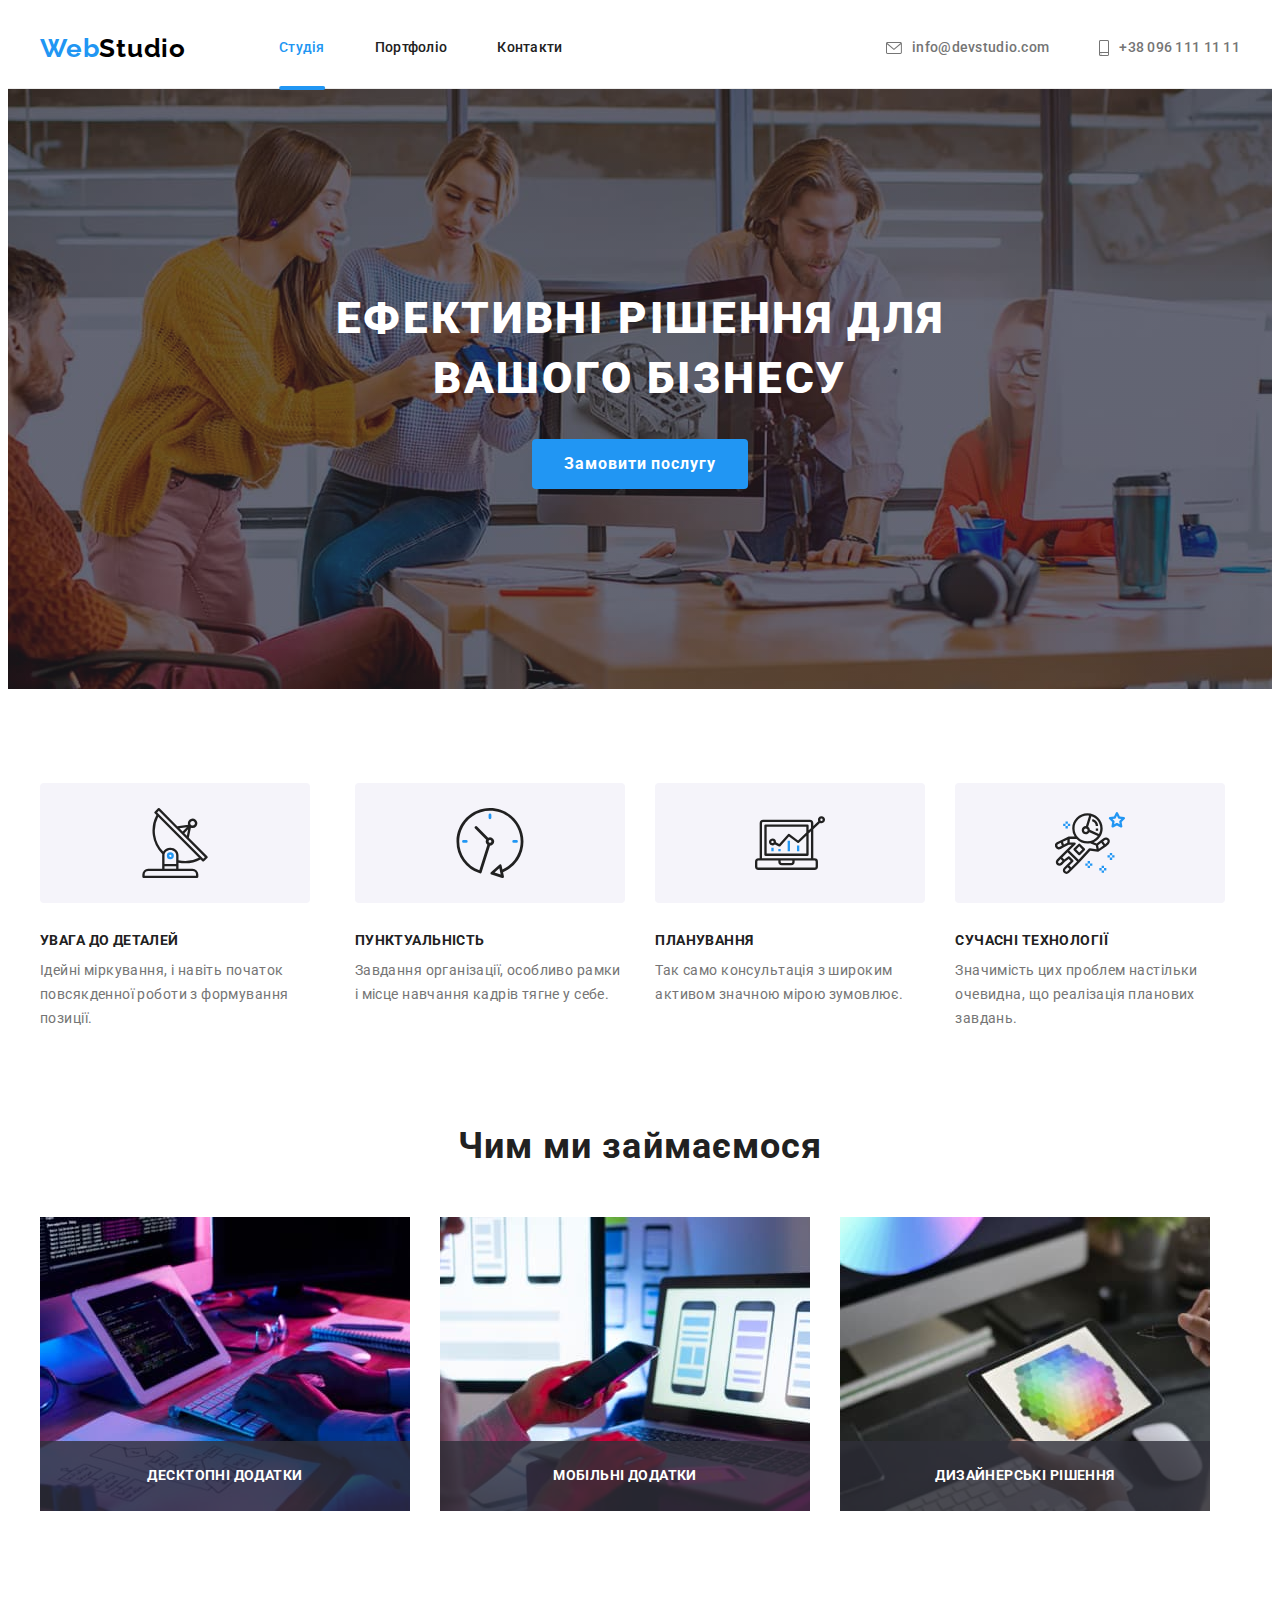
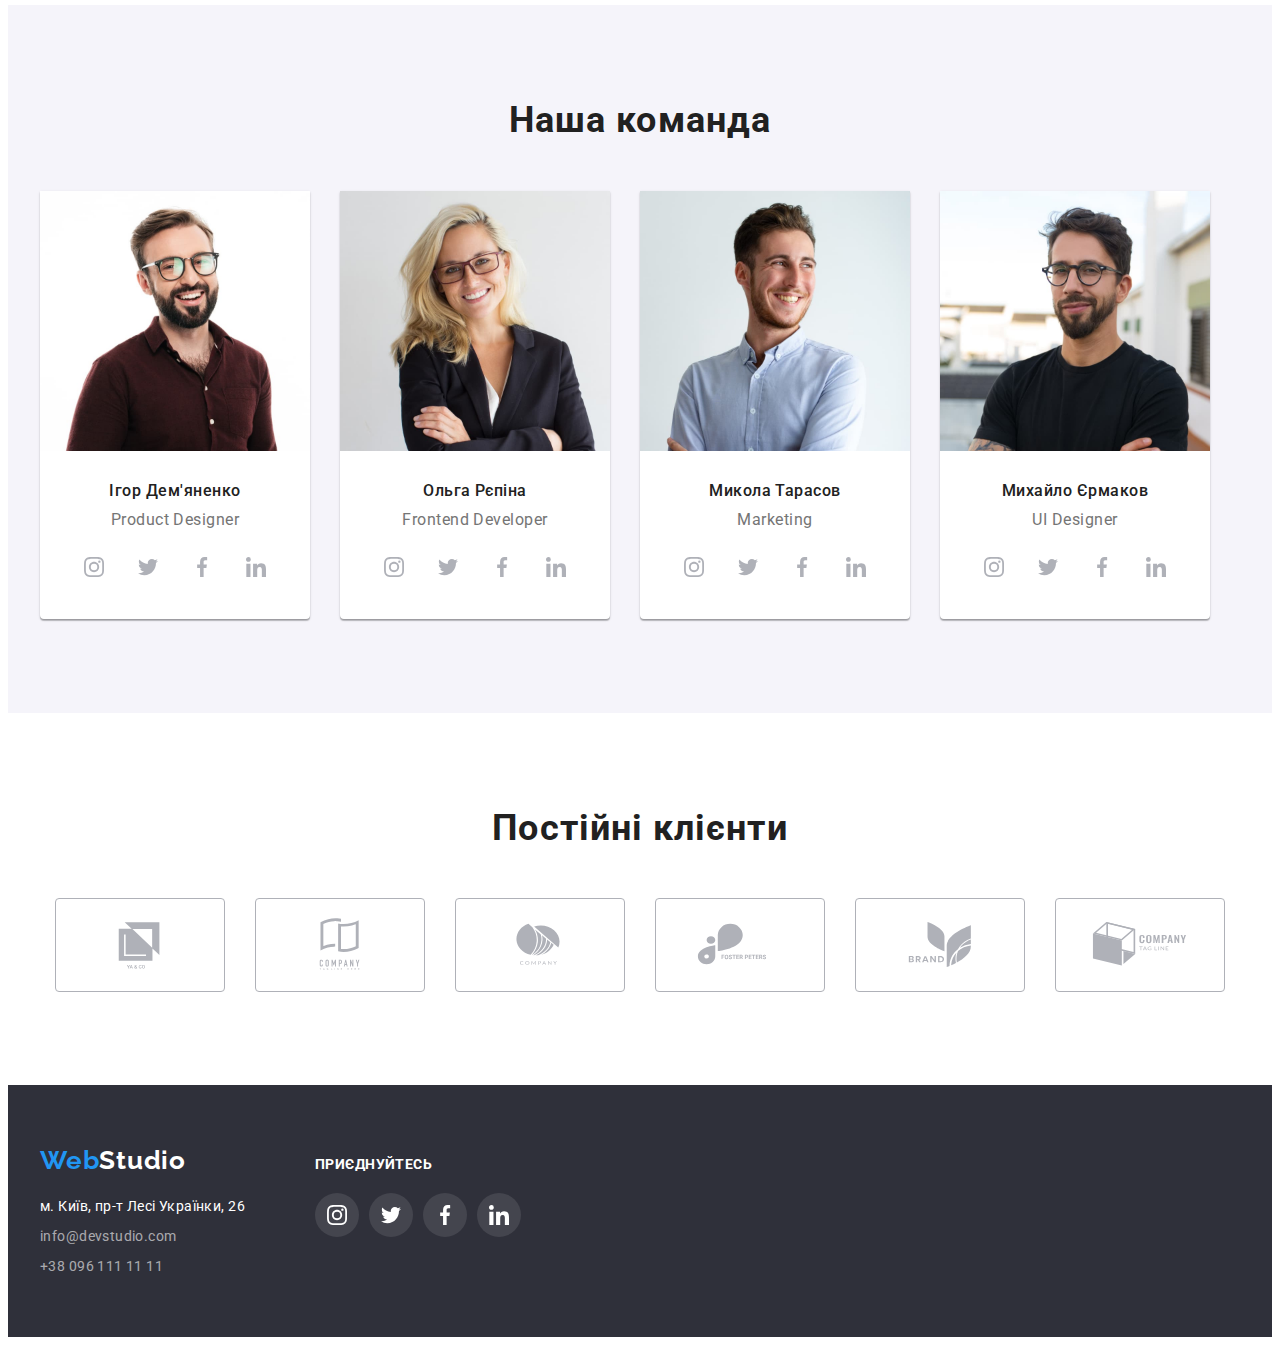
<file: index.html>
<!DOCTYPE html>
<html lang="uk">
  <head>
    <meta charset="UTF-8" />
    <meta http-equiv="X-UA-Compatible" content="IE=edge" />
    <meta name="viewport" content="width=device-width, initial-scale=1.0" />
    <!-- Fonts -->
    <link rel="preconnect" href="https://fonts.googleapis.com" />
    <link rel="preconnect" href="https://fonts.gstatic.com" crossorigin />
    <link
      href="https://fonts.googleapis.com/css2?family=Raleway:wght@700&family=Roboto:wght@400;500;700;900&display=swap"
      rel="stylesheet"
    />
    <!-- Modern-normalize -->
    <link
      rel="stylesheet"
      href="https://cdnjs.cloudflare.com/ajax/libs/modern-normalize/1.1.0/modern-normalize.min.css"
      integrity="sha512-wpPYUAdjBVSE4KJnH1VR1HeZfpl1ub8YT/NKx4PuQ5NmX2tKuGu6U/JRp5y+Y8XG2tV+wKQpNHVUX03MfMFn9Q=="
      crossorigin="anonymous"
      referrerpolicy="no-referrer"
    />
    <!-- Styles css -->
    <link rel="stylesheet" href="./css/styles.css" />
    <title>WebStudio</title>
  </head>
  <body>
    <header class="header">
      <div class="header-flex container">
        <p class="header-discription" lang="en">
          <a class="logo link" href="./">Web<span class="header-logo">Studio</span></a>
        </p>
        <nav>
          <ul class="nav-list list">
            <li class="nav-item"><a class="nav-link link current" href="/">Студія</a></li>
            <li class="nav-item"><a class="nav-link link" href="./portfolio.html">Портфоліо</a></li>
            <li class="nav-item"><a class="nav-link link" href="">Контакти</a></li>
          </ul>
        </nav>
        <ul class="header-contact list">
          <li class="header-item">
            <a class="contact-link link" href="mailto:info@devstudio.com">
              <svg class="header-icon" width="16" height="12">
                <use href="./images/icons.svg#icon-mail"></use>
              </svg>
              info@devstudio.com</a>
          </li>
          <li class="header-item">
            <a class="contact-link link" href="tel:+380961111111">
              <svg class="header-icon" width="10" height="16">
                <use href="./images/icons.svg#icon-phone"></use>
              </svg>
              +38 096 111 11 11</a>
          </li>
        </ul>
      </div>
    </header>
    <main>
      <section class="hero">
        <div class="container">
          <h1 class="hero-title">Ефективні рішення для вашого бізнесу</h1>
          <button class="hero-btn" type="button" data-modal-open>Замовити послугу</button>
        </div>
      </section>
      <section class="benefits section">
        <div class="container">
          <!-- Заголовок h2 потрібно сховати -->
          <h2 class="visually-hidden">Наші переваги</h2>
          <ul class="benefits-list list">
            <li class="benefits-item">
              <div class="benefits-div">
                <svg class="benefits-icon" width="70" height="70">
                  <use href="./images/icons.svg#icon-antenna"></use>
                </svg>
              </div>
              <h3 class="benefits-title">УВАГА ДО ДЕТАЛЕЙ</h3>
              <p class="benefits-text">
                Ідейні міркування, і навіть початок повсякденної роботи з формування позиції.
              </p>
            </li>
            <li class="benefits-item">
              <div class="benefits-div">
                <svg class="benefits-icon" width="70" height="70">
                  <use href="./images/icons.svg#icon-clock"></use>
                </svg>
              </div>
              <h3 class="benefits-title">ПУНКТУАЛЬНІСТЬ</h3>
              <p class="benefits-text">
                Завдання організації, особливо рамки і місце навчання кадрів тягне у себе.
              </p>
            </li>
            <li class="benefits-item">
              <div class="benefits-div">
                <svg class="benefits-icon" width="70" height="70">
                  <use href="./images/icons.svg#icon-diagram"></use>
                </svg>
              </div>
              <h3 class="benefits-title">ПЛАНУВАННЯ</h3>
              <p class="benefits-text">
                Так само консультація з широким активом значною мірою зумовлює.
              </p>
            </li>
            <li class="benefits-item">
              <div class="benefits-div">
                <svg class="benefits-icon" width="70" height="70">
                  <use href="./images/icons.svg#icon-astronaut"></use>
                </svg>
              </div>
              <h3 class="benefits-title">СУЧАСНІ ТЕХНОЛОГІЇ</h3>
              <p class="benefits-text">
                Значимість цих проблем настільки очевидна, що реалізація планових завдань.
              </p>
            </li>
          </ul>
        </div>
      </section>
      <section class="work section">
        <div class="container">
          <h2 class="work-title">Чим ми займаємося</h2>
          <ul class="work-list list">
            <li class="work-item">
              <img src="./images/work-1.jpg" alt="working proces" width="370" height="294" />
              <div class="work-div">
                <p class="work-text">Десктопні додатки</p>
              </div>
            </li>
            <li class="work-item">
              <img src="./images/work-2.jpg" alt="working proces" width="370" height="294" />
              <div class="work-div">
                <p class="work-text">Мобільні додатки</p>
              </div>
            </li>
            <li class="work-item">
              <img src="./images/work-3.jpg" alt="working proces" width="370" height="294" />
              <div class="work-div">
                <p class="work-text">Дизайнерські рішення</p>
              </div>
            </li>
          </ul>
        </div>
      </section>
      <section class="team section">
        <div class="container">
          <h2 class="team-title">Наша команда</h2>
          <ul class="team-list list">
            <li class="team-item">
              <img
                class="team-img"
                src="./images/team-1.jpg"
                alt="team member"
                width="270"
                height="260"
              />
              <div class="text-div">
                <h3 class="text-title">Ігор Дем'яненко</h3>
                <p class="team-text">Product Designer</p>
                <ul class="social list">
                  <li class="social-item">
                    <a
                      class="social-link"
                      lang="en"
                      href="https://www.instagram.com/"
                      target="_blank"
                      rel="noopener noreferrer nofollow"
                      aria-label="Instagram icon"
                      ><svg class="icon-social" width="20" height="20">
                        <use href="./images/icons.svg#icon-instagram"></use>
                      </svg>
                    </a>
                  </li>
                  <li class="social-item">
                    <a
                      class="social-link"
                      lang="en"
                      href="https://twitter.com/"
                      target="_blank"
                      rel="noopener noreferrer nofollow"
                      aria-label="Twitter icon"
                      ><svg class="icon-social" width="20" height="20">
                        <use href="./images/icons.svg#icon-twitter"></use>
                      </svg>
                    </a>
                  </li>
                  <li class="social-item">
                    <a
                      class="social-link"
                      lang="en"
                      href="https://facebook.com"
                      target="_blank"
                      rel="noopener noreferrer nofollow"
                      aria-label="Facebook icon"
                      ><svg class="icon-social" width="20" height="20">
                        <use href="./images/icons.svg#icon-facebook"></use>
                      </svg>
                    </a>
                  </li>
                  <li class="social-item">
                    <a
                      class="social-link"
                      lang="en"
                      href="https://linkedin.com"
                      target="_blank"
                      rel="noopener noreferrer nofollow"
                      aria-label="Linkedin icon"
                      ><svg class="icon-social" width="20" height="20">
                        <use href="./images/icons.svg#icon-linkedin"></use>
                      </svg>
                    </a>
                  </li>
                </ul>
              </div>
            </li>
            <li class="team-item">
              <img
                class="team-img"
                src="./images/team-2.jpg"
                alt="team member"
                width="270"
                height="260"
              />
              <div class="text-div">
                <h3 class="text-title">Ольга Рєпіна</h3>
                <p class="team-text">Frontend Developer</p>
                <ul class="social list">
                  <li class="social-item">
                    <a
                      class="social-link"
                      lang="en"
                      href="https://www.instagram.com/"
                      target="_blank"
                      rel="noopener noreferrer nofollow"
                      aria-label="Instagram icon"
                      ><svg class="icon-social" width="20" height="20">
                        <use href="./images/icons.svg#icon-instagram"></use>
                      </svg>
                    </a>
                  </li>
                  <li class="social-item">
                    <a
                      class="social-link"
                      lang="en"
                      href="https://twitter.com/"
                      target="_blank"
                      rel="noopener noreferrer nofollow"
                      aria-label="Twitter icon">
                      <svg class="icon-social" width="20" height="20">
                        <use href="./images/icons.svg#icon-twitter"></use>
                      </svg>
                    </a>
                  </li>
                  <li class="social-item">
                    <a
                      class="social-link"
                      lang="en"
                      href="https://facebook.com"
                      target="_blank"
                      rel="noopener noreferrer nofollow"
                      aria-label="Facebook icon"
                      ><svg class="icon-social" width="20" height="20">
                        <use href="./images/icons.svg#icon-facebook"></use>
                      </svg>
                    </a>
                  </li>
                  <li class="social-item">
                    <a
                      class="social-link"
                      lang="en"
                      href="https://linkedin.com"
                      target="_blank"
                      rel="noopener noreferrer nofollow"
                      aria-label="Linkedin icon"
                      ><svg class="icon-social" width="20" height="20">
                        <use href="./images/icons.svg#icon-linkedin"></use>
                      </svg>
                    </a>
                  </li>
                </ul>
              </div>
            </li>
            <li class="team-item">
              <img
                class="team-img"
                src="./images/team-3.jpg"
                alt="team member"
                width="270"
                height="260"
              />
              <div class="text-div">
                <h3 class="text-title">Микола Тарасов</h3>
                <p class="team-text">Marketing</p>
                <ul class="social list">
                  <li class="social-item">
                    <a
                      class="social-link"
                      lang="en"
                      href="https://www.instagram.com/"
                      target="_blank"
                      rel="noopener noreferrer nofollow"
                      aria-label="Instagram icon"
                      ><svg class="icon-social" width="20" height="20">
                        <use href="./images/icons.svg#icon-instagram"></use>
                      </svg>
                    </a>
                  </li>
                  <li class="social-item">
                    <a
                      class="social-link"
                      lang="en"
                      href="https://twitter.com/"
                      target="_blank"
                      rel="noopener noreferrer nofollow"
                      aria-label="Twitter icon"
                      ><svg class="icon-social" width="20" height="20">
                        <use href="./images/icons.svg#icon-twitter"></use>
                      </svg>
                    </a>
                  </li>
                  <li class="social-item">
                    <a
                      class="social-link"
                      lang="en"
                      href="https://facebook.com"
                      target="_blank"
                      rel="noopener noreferrer nofollow"
                      aria-label="Facebook icon"
                      ><svg class="icon-social" width="20" height="20">
                        <use href="./images/icons.svg#icon-facebook"></use>
                      </svg>
                    </a>
                  </li>
                  <li class="social-item">
                    <a
                      class="social-link"
                      lang="en"
                      href="https://linkedin.com"
                      target="_blank"
                      rel="noopener noreferrer nofollow"
                      aria-label="Linkedin icon"
                      ><svg class="icon-social" width="20" height="20">
                        <use href="./images/icons.svg#icon-linkedin"></use>
                      </svg>
                    </a>
                  </li>
                </ul>
              </div>
            </li>
            <li class="team-item">
              <img
                class="team-img"
                src="./images/team-4.jpg"
                alt="team member"
                width="270"
                height="260"
              />
              <div class="text-div">
                <h3 class="text-title">Михайло Єрмаков</h3>
                <p class="team-text">UI Designer</p>
                <ul class="social list">
                  <li class="social-item">
                    <a
                      class="social-link"
                      lang="en"
                      href="https://www.instagram.com/"
                      target="_blank"
                      rel="noopener noreferrer nofollow"
                      aria-label="Instagram icon"
                      ><svg class="icon-social" width="20" height="20">
                        <use href="./images/icons.svg#icon-instagram"></use>
                      </svg>
                    </a>
                  </li>
                  <li class="social-item">
                    <a
                      class="social-link"
                      lang="en"
                      href="https://twitter.com/"
                      target="_blank"
                      rel="noopener noreferrer nofollow"
                      aria-label="Twitter icon"
                      ><svg class="icon-social" width="20" height="20">
                        <use href="./images/icons.svg#icon-twitter"></use>
                      </svg>
                    </a>
                  </li>
                  <li class="social-item">
                    <a
                      class="social-link"
                      lang="en"
                      href="https://facebook.com"
                      target="_blank"
                      rel="noopener noreferrer nofollow"
                      aria-label="Facebook icon"
                      ><svg class="icon-social" width="20" height="20">
                        <use href="./images/icons.svg#icon-facebook"></use>
                      </svg>
                    </a>
                  </li>
                  <li class="social-item">
                    <a
                      class="social-link"
                      lang="en"
                      href="https://linkedin.com"
                      target="_blank"
                      rel="noopener noreferrer nofollow"
                      aria-label="Linkedin icon"
                      ><svg class="icon-social" width="20" height="20">
                        <use href="./images/icons.svg#icon-linkedin"></use>
                      </svg>
                    </a>
                  </li>
                </ul>
              </div>
            </li>
          </ul>
        </div>
      </section>
      <section class="clients section">
        <div class="container">
          <h2 class="clients-title">Постійні клієнти</h2>
          <ul class="clients-list list">
            <li class="clients-item">
              <a
                class="clients-link"
                lang="en"
                href=""
                target="_blank"
                rel="noopener noreferrer nofollow"
                aria-label="Company icon"
                ><svg class="icon-clients" width="106" height="60">
                  <use href="./images/icons.svg#icon-Client-1"></use>
                </svg>
              </a>
            </li>
            <li class="clients-item">
              <a
                class="clients-link"
                lang="en"
                href=""
                target="_blank"
                rel="noopener noreferrer nofollow"
                aria-label="Company icon"
                ><svg class="icon-clients" width="106" height="60">
                  <use href="./images/icons.svg#icon-Client-2"></use>
                </svg>
              </a>
            </li>
            <li class="clients-item">
              <a
                class="clients-link"
                lang="en"
                href=""
                target="_blank"
                rel="noopener noreferrer nofollow"
                aria-label="Company icon"
                ><svg class="icon-clients" width="106" height="60">
                  <use href="./images/icons.svg#icon-Client-3"></use>
                </svg>
              </a>
            </li>
            <li class="clients-item">
              <a
                class="clients-link"
                lang="en"
                href=""
                target="_blank"
                rel="noopener noreferrer nofollow"
                aria-label="Company icon"
                ><svg class="icon-clients" width="106" height="60">
                  <use href="./images/icons.svg#icon-Client-4"></use>
                </svg>
              </a>
            </li>
            <li class="clients-item">
              <a
                class="clients-link"
                lang="en"
                href=""
                target="_blank"
                rel="noopener noreferrer nofollow"
                aria-label="Company icon"
                ><svg class="icon-clients" width="106" height="60">
                  <use href="./images/icons.svg#icon-Client-5"></use>
                </svg>
              </a>
            </li>
            <li class="clients-item">
              <a
                class="clients-link"
                lang="en"
                href=""
                target="_blank"
                rel="noopener noreferrer nofollow"
                aria-label="Company icon"
                ><svg class="icon-clients" width="106" height="60">
                  <use href="./images/icons.svg#icon-Client-6"></use>
                </svg>
              </a>
            </li>
          </ul>
        </div>
      </section>
    </main>
    <footer class="footer">
      <div class="container footer-div">
        <div class="address-div">
          <p class="description-logo" lang="en">
            <a class="logo link" href="./index.html">Web<span class="footer-logo">Studio</span></a>
          </p>
          <address>
            <ul class="footer-list list">
              <li class="footer-item map">
                <a
                  class="google-map link"
                  href="https://goo.gl/maps/zMoR2UGNS6qANJMH6"
                  target="_blank"
                  rel="noopener noreferrer nofollow"
                  >м. Київ, пр-т Лесі Українки, 26</a
                >
              </li>
              <li class="footer-item map">
                <a class="footer-link link" href="maillto:info@devstudio.com">info@devstudio.com</a>
              </li>
              <li class="footer-item">
                <a class="footer-link link" href="tel:+380961111111">+38 096 111 11 11</a>
              </li>
            </ul>
          </address>
        </div>
        <div class="social-div">
          <p class="social-text">Приєднуйтесь</p>
          <ul class="social list">
            <li class="social-item">
              <a
                class="social-link new-bg-color"
                lang="en"
                href="https://www.instagram.com/"
                target="_blank"
                rel="noopener noreferrer nofollow"
                aria-label="Instagram icon"
                ><svg class="icon-social new-fill" width="20" height="20">
                  <use href="./images/icons.svg#icon-instagram"></use>
                </svg>
              </a>
            </li>
            <li class="social-item">
              <a
                class="social-link new-bg-color"
                lang="en"
                href="https://twitter.com/"
                target="_blank"
                rel="noopener noreferrer nofollow"
                aria-label="Twitter icon"
                ><svg class="icon-social new-fill" width="20" height="20">
                  <use href="./images/icons.svg#icon-twitter"></use>
                </svg>
              </a>
            </li>
            <li class="social-item">
              <a
                class="social-link new-bg-color"
                lang="en"
                href="https://facebook.com"
                target="_blank"
                rel="noopener noreferrer nofollow"
                aria-label="Facebook icon"
                ><svg class="icon-social new-fill" width="20" height="20">
                  <use href="./images/icons.svg#icon-facebook"></use>
                </svg>
              </a>
            </li>
            <li class="social-item">
              <a
                class="social-link new-bg-color"
                lang="en"
                href="https://linkedin.com"
                target="_blank"
                rel="noopener noreferrer nofollow"
                aria-label="Linkedin icon"
                ><svg class="icon-social new-fill" width="20" height="20">
                  <use href="./images/icons.svg#icon-linkedin"></use>
                </svg>
              </a>
            </li>
          </ul>
        </div>
      </div>
    </footer>
    <!-- Modal window -->
    <div class="backdrop is-hidden" data-modal>
      <div class="modal" data-modal-window>
        <button class="modal-btn" type="button" data-modal-close>
          <svg class="icon-modal" width="18" height="18">
            <use href="./images/icons.svg#icon-close"></use>
          </svg>
        </button>
      </div>
    </div>
    <script src="./js/modal.js"></script>
  </body>
</html>
</file>
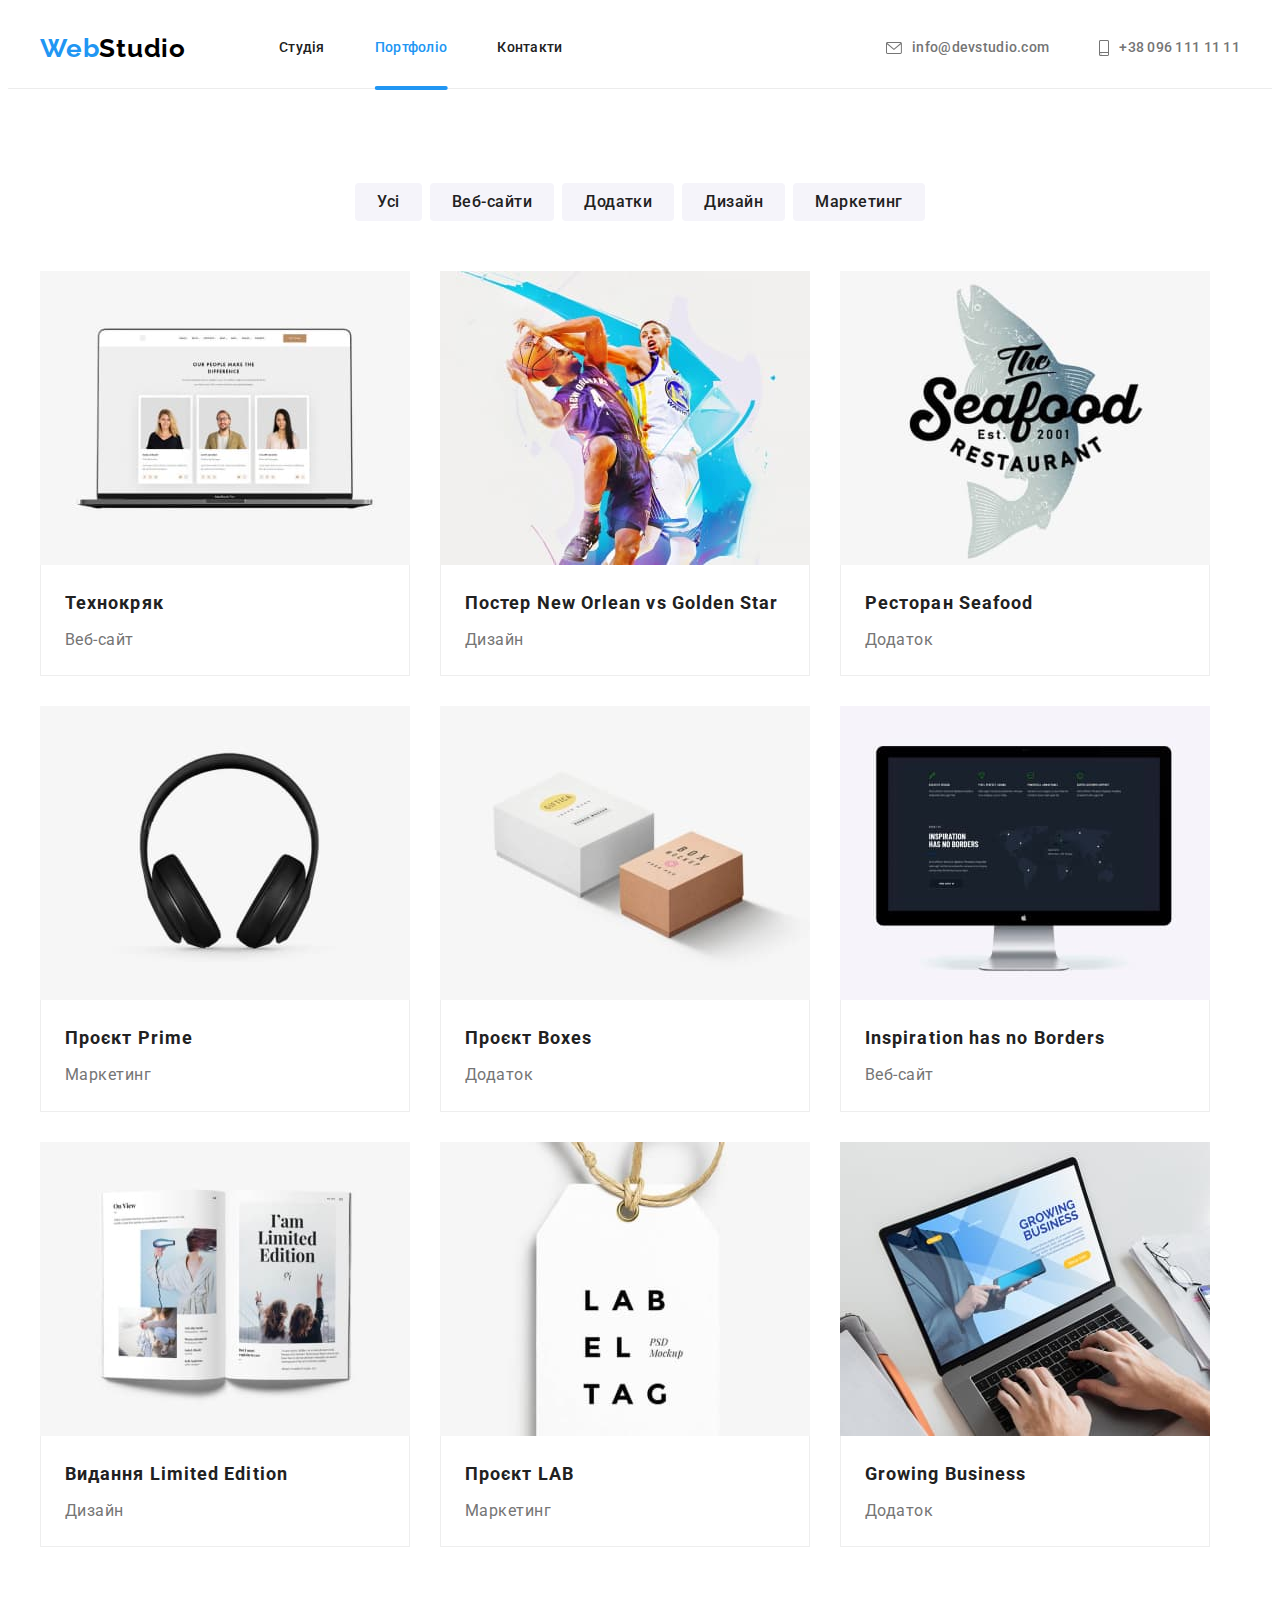
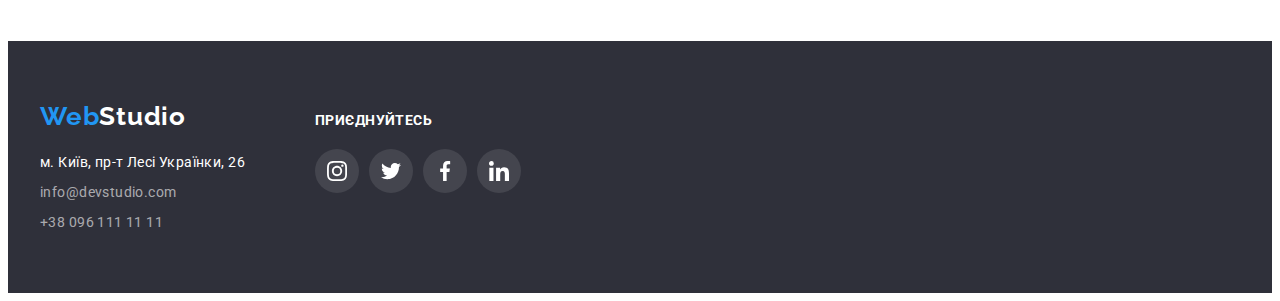
<file: portfolio.html>
<!DOCTYPE html>
<html lang="uk">
  <head>
    <meta charset="UTF-8" />
    <meta http-equiv="X-UA-Compatible" content="IE=edge" />
    <meta name="viewport" content="width=device-width, initial-scale=1.0" />
    <!-- Fonts -->
    <link rel="preconnect" href="https://fonts.googleapis.com" />
    <link rel="preconnect" href="https://fonts.gstatic.com" crossorigin />
    <link
      href="https://fonts.googleapis.com/css2?family=Raleway:wght@700&family=Roboto:wght@400;500;700;900&display=swap"
      rel="stylesheet"
    />
    <!-- Modern-normalize -->
    <link
      rel="stylesheet"
      href="https://cdnjs.cloudflare.com/ajax/libs/modern-normalize/1.1.0/modern-normalize.min.css"
      integrity="sha512-wpPYUAdjBVSE4KJnH1VR1HeZfpl1ub8YT/NKx4PuQ5NmX2tKuGu6U/JRp5y+Y8XG2tV+wKQpNHVUX03MfMFn9Q=="
      crossorigin="anonymous"
      referrerpolicy="no-referrer"
    />
    <!-- Styles css -->
    <link rel="stylesheet" href="./css/styles.css" />
    <title>WebStudio</title>
  </head>
  <body>
    <header class="header">
      <div class="header-flex container">
        <p class="header-discription" lang="en">
          <a class="logo link" href="./index.html">Web<span class="header-logo">Studio</span></a>
        </p>
        <nav>
          <ul class="nav-list list">
            <li class="nav-item"><a class="nav-link link" href="./index.html">Студія</a></li>
            <li class="nav-item">
              <a class="nav-link link current" href="./portfolio.html">Портфоліо</a>
            </li>
            <li class="nav-item"><a class="nav-link link" href="">Контакти</a></li>
          </ul>
        </nav>
        <ul class="header-contact list">
          <li class="header-item">
            <a class="contact-link link" href="mailto:info@devstudio.com">
              <svg class="header-icon" width="16" height="12">
                <use href="./images/icons.svg#icon-mail"></use>
              </svg>
              info@devstudio.com</a>
          </li>
          <li class="header-item">
            <a class="contact-link link" href="tel:+380961111111">
              <svg class="header-icon" width="10" height="16">
                <use href="./images/icons.svg#icon-phone"></use>
              </svg>
              +38 096 111 11 11</a>
          </li>
        </ul>
      </div>
    </header>
    <main>
      <section class="portfolio section">
        <div class="container">
          <!-- Заголовок h1 пострібно сховати -->
          <h1 class="visually-hidden">Наші роботи</h1>
          <ul class="portfolio-list list">
            <li class="portfolio-item"><button class="portfolio-btn" type="button">Усі</button></li>
            <li class="portfolio-item">
              <button class="portfolio-btn" type="button">Веб-сайти</button>
            </li>
            <li class="portfolio-item">
              <button class="portfolio-btn" type="button">Додатки</button>
            </li>
            <li class="portfolio-item">
              <button class="portfolio-btn" type="button">Дизайн</button>
            </li>
            <li class="portfolio-item">
              <button class="portfolio-btn" type="button">Маркетинг</button>
            </li>
          </ul>
          <ul class="filtr-list list">
            <li class="filtr-item">
              <a class="filter-link link" href="">
                <div class="filtr-overlay">
                  <img src="./images/filter-1.jpg" alt="Laptop" width="370" height="294" />
                  <div class="portfolio-overlay">
                    <p class="text-overlay">
                      Ресурс пропонує комплексні пропозиції з різним рівнем функціоналу та сервісів.
                      Все це дозволить відвідувачу отримати вичерпні відомості про компанію чи
                      приватну особу.
                    </p>
                  </div>
                </div>
                <div class="portfolio-div">
                  <h2 class="filtr-title">Технокряк</h2>
                  <p class="filtr-text">Веб-сайт</p>
                </div>
              </a>
            </li>
            <li class="filtr-item">
              <a class="filter-link link" href="">
                <div class="filtr-overlay">
                  <img
                    src="./images/filter-2.jpg"
                    alt="Poster New Orlean vs Golden Star"
                    width="370"
                    height="294"
                  />
                  <div class="portfolio-overlay">
                    <p class="text-overlay">
                      Ресурс пропонує комплексні пропозиції з різним рівнем функціоналу та сервісів.
                      Все це дозволить відвідувачу отримати вичерпні відомості про компанію чи
                      приватну особу.
                    </p>
                  </div>
                </div>
                <div class="portfolio-div">
                  <h2 class="filtr-title">Постер New Orlean vs Golden Star</h2>
                  <p class="filtr-text">Дизайн</p>
                </div>
              </a>
            </li>
            <li class="filtr-item">
              <a class="filter-link link" href="">
                <div class="filtr-overlay">
                  <img
                    src="./images/filter-3.jpg"
                    alt="Restaurant Seafood"
                    width="370"
                    height="294"
                  />
                  <div class="portfolio-overlay">
                    <p class="text-overlay">
                      Ресурс пропонує комплексні пропозиції з різним рівнем функціоналу та сервісів.
                      Все це дозволить відвідувачу отримати вичерпні відомості про компанію чи
                      приватну особу.
                    </p>
                  </div>
                </div>
                <div class="portfolio-div">
                  <h2 class="filtr-title">Ресторан Seafood</h2>
                  <p class="filtr-text">Додаток</p>
                </div>
              </a>
            </li>
            <li class="filtr-item">
              <a class="filter-link link" href="">
                <div class="filtr-overlay">
                  <img src="./images/filter-4.jpg" alt="Headphone" width="370" height="294" />
                  <div class="portfolio-overlay">
                    <p class="text-overlay">
                      Ресурс пропонує комплексні пропозиції з різним рівнем функціоналу та сервісів.
                      Все це дозволить відвідувачу отримати вичерпні відомості про компанію чи
                      приватну особу.
                    </p>
                  </div>
                </div>
                <div class="portfolio-div">
                  <h2 class="filtr-title">Проєкт Prime</h2>
                  <p class="filtr-text">Маркетинг</p>
                </div>
              </a>
            </li>
            <li class="filtr-item">
              <a class="filter-link link" href="">
                <div class="filtr-overlay">
                  <img src="./images/filter-5.jpg" alt="Cardboard boxes" width="370" height="294" />
                  <div class="portfolio-overlay">
                    <p class="text-overlay">
                      Ресурс пропонує комплексні пропозиції з різним рівнем функціоналу та сервісів.
                      Все це дозволить відвідувачу отримати вичерпні відомості про компанію чи
                      приватну особу.
                    </p>
                  </div>
                </div>
                <div class="portfolio-div">
                  <h2 class="filtr-title">Проєкт Boxes</h2>
                  <p class="filtr-text">Додаток</p>
                </div>
              </a>
            </li>
            <li class="filtr-item">
              <a class="filter-link link" href="">
                <div class="filtr-overlay">
                  <img src="./images/filter-6.jpg" alt="Computer screen" width="370" height="294" />
                  <div class="portfolio-overlay">
                    <p class="text-overlay">
                      Ресурс пропонує комплексні пропозиції з різним рівнем функціоналу та сервісів.
                      Все це дозволить відвідувачу отримати вичерпні відомості про компанію чи
                      приватну особу.
                    </p>
                  </div>
                </div>
                <div class="portfolio-div">
                  <h2 class="filtr-title">Inspiration has no Borders</h2>
                  <p class="filtr-text">Веб-сайт</p>
                </div>
              </a>
            </li>
            <li class="filtr-item">
              <a class="filter-link link" href="">
                <div class="filtr-overlay">
                  <img src="./images/filter-7.jpg" alt="Magazine" width="370" height="294" />
                  <div class="portfolio-overlay">
                    <p class="text-overlay">
                      Ресурс пропонує комплексні пропозиції з різним рівнем функціоналу та сервісів.
                      Все це дозволить відвідувачу отримати вичерпні відомості про компанію чи
                      приватну особу.
                    </p>
                  </div>
                </div>
                <div class="portfolio-div">
                  <h2 class="filtr-title">Видання Limited Edition</h2>
                  <p class="filtr-text">Дизайн</p>
                </div>
              </a>
            </li>
            <li class="filtr-item">
              <a class="filter-link link" href="">
                <div class="filtr-overlay">
                  <img src="./images/filter-8.jpg" alt="Tag" width="370" height="294" />
                  <div class="portfolio-overlay">
                    <p class="text-overlay">
                      Ресурс пропонує комплексні пропозиції з різним рівнем функціоналу та сервісів.
                      Все це дозволить відвідувачу отримати вичерпні відомості про компанію чи
                      приватну особу.
                    </p>
                  </div>
                </div>
                <div class="portfolio-div">
                  <h2 class="filtr-title">Проєкт LAB</h2>
                  <p class="filtr-text">Маркетинг</p>
                </div>
              </a>
            </li>
            <li class="filtr-item">
              <a class="filter-link link" href="">
                <div class="filtr-overlay">
                  <img src="./images/filter-9.jpg" alt="Laptop" width="370" height="294" />
                  <div class="portfolio-overlay">
                    <p class="text-overlay">
                      Ресурс пропонує комплексні пропозиції з різним рівнем функціоналу та сервісів.
                      Все це дозволить відвідувачу отримати вичерпні відомості про компанію чи
                      приватну особу.
                    </p>
                  </div>
                </div>
                <div class="portfolio-div">
                  <h2 class="filtr-title">Growing Business</h2>
                  <p class="filtr-text">Додаток</p>
                </div>
              </a>
            </li>
          </ul>
        </div>
      </section>
    </main>
    <footer class="footer">
      <div class="container footer-div">
        <div class="address-div">
          <p class="description-logo" lang="en">
            <a class="logo link" href="./index.html">Web<span class="footer-logo">Studio</span></a>
          </p>
          <address>
            <ul class="footer-list list">
              <li class="footer-item map">
                <a
                  class="google-map link"
                  href="https://goo.gl/maps/zMoR2UGNS6qANJMH6"
                  target="_blank"
                  rel="noopener noreferrer nofollow"
                  >м. Київ, пр-т Лесі Українки, 26</a
                >
              </li>
              <li class="footer-item map">
                <a class="footer-link link" href="maillto:info@devstudio.com">info@devstudio.com</a>
              </li>
              <li class="footer-item">
                <a class="footer-link link" href="tel:+380961111111">+38 096 111 11 11</a>
              </li>
            </ul>
          </address>
        </div>
        <div class="social-div">
          <p class="social-text">Приєднуйтесь</p>
          <ul class="social list">
            <li class="social-item">
              <a
                class="social-link new-bg-color"
                lang="en"
                href="https://www.instagram.com/"
                target="_blank"
                rel="noopener noreferrer nofollow"
                aria-label="Instagram icon"
                ><svg class="icon-social new-fill" width="20" height="20">
                  <use href="./images/icons.svg#icon-instagram"></use>
                </svg>
              </a>
            </li>
            <li class="social-item">
              <a
                class="social-link new-bg-color"
                lang="en"
                href="https://twitter.com/"
                target="_blank"
                rel="noopener noreferrer nofollow"
                aria-label="Twitter icon"
                ><svg class="icon-social new-fill" width="20" height="20">
                  <use href="./images/icons.svg#icon-twitter"></use>
                </svg>
              </a>
            </li>
            <li class="social-item">
              <a
                class="social-link new-bg-color"
                lang="en"
                href="https://facebook.com"
                target="_blank"
                rel="noopener noreferrer nofollow"
                aria-label="Facebook icon"
                ><svg class="icon-social new-fill" width="20" height="20">
                  <use href="./images/icons.svg#icon-facebook"></use>
                </svg>
              </a>
            </li>
            <li class="social-item">
              <a
                class="social-link new-bg-color"
                lang="en"
                href="https://linkedin.com"
                target="_blank"
                rel="noopener noreferrer nofollow"
                aria-label="Linkedin icon"
                ><svg class="icon-social new-fill" width="20" height="20">
                  <use href="./images/icons.svg#icon-linkedin"></use>
                </svg>
              </a>
            </li>
          </ul>
        </div>
      </div>
    </footer>
  </body>
</html>
</file>
<file: css/styles.css>
:root {
  --main-background-color: #ffffff;
  --secondery-background-color: #2f303a;
  --hover-color: #2196f3;
  --paragraphs-color: #212121;
  --text-color: #757575;
  --header-logo-color: #000000;
  --team-background-color: #f5f4fa;
  --footer-contact-color: rgba(255, 255, 255, 0.6);
  --portfolio-button-background-color: #f5f4fa;
}
/* Reset */
.list {
  list-style: none;
  margin: 0;
  padding: 0;
}

.link {
  text-decoration: none;
}

h1,
h2,
h3,
h4,
h5,
h6,
p {
  margin: 0;
}

img {
  display: block;
  max-width: 100%;
  height: auto;
}

.section {
  padding-top: 94px;
  padding-bottom: 94px;
}

.container {
  width: 1200px;
  padding-right: 15px;
  padding-left: 15px;
  margin-right: auto;
  margin-left: auto;
}

/* Прихований заголовок */
.visually-hidden {
  position: absolute;
  white-space: nowrap;
  width: 1px;
  height: 1px;
  overflow: hidden;
  border: 0;
  padding: 0;
  clip: rect(0 0 0 0);
  clip-path: inset(50%);
  margin: -1px;
}

body {
  font-family: 'roboto', sans-serif;
  background-color: var(--main-background-color);
}

/* Header */
.header {
  border-bottom: 1px solid #ececec;
}
.logo {
  padding-top: 24px;
  padding-bottom: 24px;

  font-family: 'Raleway';
  font-weight: 700;
  font-size: 26px;
  line-height: 1.19;
  letter-spacing: 0.03em;

  color: var(--hover-color);
}

.header-logo {
  color: var(--header-logo-color);
}

.nav-list {
  display: flex;
  text-align: center;
  gap: 50px;
}

.nav-link {
  position: relative;
  display: block;
  padding-top: 32px;
  padding-bottom: 32px;

  font-weight: 500;
  font-size: 14px;
  line-height: 1.14;
  letter-spacing: 0.02em;

  color: var(--paragraphs-color);

  transition: color 250ms cubic-bezier(0.4, 0, 0.2, 1);
}
.nav-link:hover,
.nav-link:focus {
  color: var(--hover-color);
}

.header-contact {
  display: flex;
  text-align: center;
  margin-left: auto;
  gap: 50px;
}

.current {
  color: var(--hover-color);
}

.current::after {
  content: '';
  position: absolute;
  top: 78px;
  left: 50%;

  width: 100%;
  height: 4px;
  border-radius: 2px;

  transform: translateX(-50%);

  background-color: var(--hover-color);
}

.contact-link {
  display: flex;
  align-items: center;
  gap: 10px;
  padding-top: 32px;
  padding-bottom: 32px;

  font-weight: 500;
  font-size: 14px;
  line-height: 1.14;
  letter-spacing: 0.02em;

  color: var(--text-color);

  transition: color 250ms cubic-bezier(0.4, 0, 0.2, 1);
}
.contact-link:hover,
.contact-link:focus {
  color: var(--hover-color);
}

.header-flex {
  display: flex;
  align-items: center;
}

.header-discription {
  margin-right: 93px;
}

.header-icon {
  fill: currentColor;
}

/* Hero */
.hero {
  max-width: 1600px;
  margin: 0 auto;
  padding-top: 200px;
  padding-bottom: 200px;
  text-align: center;
  background-color: var(--secondery-background-color);

  background-repeat: no-repeat;
  background-position: center;
  background-size: cover;
  background-image: linear-gradient(rgba(47, 48, 58, 0.4), rgba(47, 48, 58, 0.4)),
    url(../images/bg-hero.jpg);
}

.hero-title {
  margin-bottom: 30px;
  width: 696px;
  margin-right: auto;
  margin-left: auto;

  font-weight: 900;
  font-size: 44px;
  line-height: 1.36;
  letter-spacing: 0.06em;
  text-transform: uppercase;

  color: var(--main-background-color);
}

.hero-btn {
  border-radius: 4px;
  padding: 10px 32px;

  font-family: inherit;
  font-weight: 700;
  font-size: 16px;
  line-height: 1.9;
  align-items: center;
  letter-spacing: 0.06em;
  border-style: none;
  cursor: pointer;

  color: var(--main-background-color);
  background-color: var(--hover-color);

  transition: background-color 250ms cubic-bezier(0.4, 0, 0.2, 1);
}
.hero-btn:hover,
.hero-btn:focus {
  background-color: #188ce8;
}

/* Benefits */
.benefits-title {
  margin-bottom: 10px;

  font-weight: 700;
  font-size: 14px;
  line-height: 1.14;
  letter-spacing: 0.03em;
  text-transform: uppercase;

  color: var(--paragraphs-color);
}

.benefits-list {
  display: flex;
}

.benefits-item {
  flex-basis: calc((100%-3 * 30px) / 4);
}
.benefits-item:not(:last-child) {
  margin-right: 30px;
}

.benefits-div {
  display: flex;
  justify-content: center;
  align-items: center;

  background-color: var(--portfolio-button-background-color);
  border-radius: 4px;
  width: 270px;
  height: 120px;
  margin-bottom: 30px;
  margin-right: 0;
}

.benefits-text {
  font-size: 14px;
  line-height: 1.71;
  letter-spacing: 0.03em;

  color: var(--text-color);
}
/* Work */
.work {
  padding-top: 0;
}

.work-title {
  margin-bottom: 50px;

  font-weight: 700;
  font-size: 36px;
  line-height: 1.17;
  text-align: center;
  letter-spacing: 0.03em;

  color: var(--paragraphs-color);
}

.work-list {
  display: flex;
}

.work-item {
  position: relative;

  flex-basis: calc((100%-2 * 30px) / 3);
}
.work-item:not(:last-child) {
  margin-right: 30px;
}

.work-div {
  position: absolute;
  bottom: 0;
  width: 100%;
  height: 70px;
  display: flex;
  align-items: center;
  justify-content: center;
 
  background-color: rgba(47, 48, 58, 0.8);
}

.work-text {
  font-weight: 700;
  font-size: 14px;
  line-height: 1.14;
  letter-spacing: 0.03em;
  text-transform: uppercase;

  color: var(--main-background-color);
}

/* Team */
.team {
  background-color: var(--team-background-color);
}

.team-list {
  display: flex;
}

.team-item {
  flex-basis: calc((100%-3 * 30px) / 4);

  box-shadow: 0px 1px 3px rgba(0, 0, 0, 0.12), 0px 1px 1px rgba(0, 0, 0, 0.14),
    0px 2px 1px rgba(0, 0, 0, 0.2);
  border-radius: 0px 0px 4px 4px;
  background-color: var(--main-background-color);
}
.team-item:not(:last-child) {
  margin-right: 30px;
}

.team-title {
  margin-bottom: 50px;

  font-weight: 700;
  font-size: 36px;
  line-height: 1.17;
  text-align: center;
  letter-spacing: 0.03em;

  color: var(--paragraphs-color);
}

.text-div {
  padding-top: 30px;
  padding-bottom: 30px;

  text-align: center;
}

.text-title {
  margin-bottom: 10px;

  font-weight: 500;
  font-size: 16px;
  line-height: 1.19;
  letter-spacing: 0.03em;

  color: var(--paragraphs-color);
}

.team-text {
  margin-bottom: 16px;

  font-size: 16px;
  line-height: 1.19;
  letter-spacing: 0.03em;

  color: var(--text-color);
}

.social {
  display: flex;
  justify-content: center;
  align-items: center;
  gap: 10px;
  color: #afb1b8;
}

.social-item {
  width: 44px;
  height: 44px;
}

.social-link {
  display: flex;
  justify-content: center;
  align-items: center;
  width: 100%;
  height: 100%;
  border-radius: 50%;
  background-color: var(--main-background-color);

  color: #afb1b8;

  transition: background-color 250ms cubic-bezier(0.4, 0, 0.2, 1),
    color 250ms cubic-bezier(0.4, 0, 0.2, 1);
}
.social-link:hover,
.social-link:focus {
  background-color: var(--hover-color);
  color: var(--main-background-color);
}

.icon-social {
  fill: currentColor;
}

/* Clients */
.clients-title {
  margin-bottom: 50px;

  font-weight: 700;
  font-size: 36px;
  line-height: 1.17;
  text-align: center;
  letter-spacing: 0.03em;

  color: var(--paragraphs-color);
}

.clients-list {
  display: flex;
  justify-content: center;
  align-items: center;
  gap: 30px;
}

.clients-item {
  display: flex;
  justify-content: center;
  align-items: center;
  width: 170px;
  height: 92px;
}

.clients-link {
  display: flex;
  justify-content: center;
  align-items: center;
  width: 100%;
  height: 100%;
  border: 1px solid;
  border-radius: 4px;

  color: #afb1b8;

  transition: color 250ms cubic-bezier(0.4, 0, 0.2, 1);
}
.clients-link:hover,
.clients-link:focus {
  color: var(--hover-color);
}

.icon-clients {
  fill: currentColor;
}

/* Footer */
.footer {
  padding-top: 60px;
  padding-bottom: 60px;

  background-color: var(--secondery-background-color);
}

.footer-logo {
  color: var(--main-background-color);
}

.description-logo {
  margin-bottom: 20px;
}

.footer-list {
  font-style: normal;
}

.google-map {
  font-size: 14px;
  line-height: 1.5;
  letter-spacing: 0.03em;

  color: var(--main-background-color);

  transition: color 250ms cubic-bezier(0.4, 0, 0.2, 1);
}
.google-map:hover,
.google-map:focus {
  color: var(--hover-color);
}

.map {
  margin-bottom: 9px;
}

.footer-link {
  font-size: 14px;
  line-height: 1.5;
  letter-spacing: 0.03em;

  color: var(--footer-contact-color);

  transition: color 250ms cubic-bezier(0.4, 0, 0.2, 1);
}
.footer-link:hover,
.footer-link:focus {
  color: var(--hover-color);
}

.new-bg-color {
  background-color: rgba(255, 255, 255, 0.1);
}
.new-fill {
  fill: var(--main-background-color);
}

.social-text {
  margin-bottom: 20px;

  font-weight: 700;
  font-size: 14px;
  line-height: 1.14;
  letter-spacing: 0.03em;
  text-transform: uppercase;

  color: var(--main-background-color);
}

.footer-div {
  display: flex;
  align-items: baseline;
  gap: 70px;
}

/* Portfolio */
.portfolio-list {
  display: flex;
  gap: 8px;
  justify-content: center;
  margin-bottom: 50px;
}

/* Portfolio-btn */
.portfolio-btn {
  border-radius: 4px;
  padding: 6px 22px;

  font-family: inherit;
  font-weight: 500;
  font-size: 16px;
  line-height: 1.63;
  letter-spacing: 0.03em;
  border-style: none;
  cursor: pointer;

  color: var(--paragraphs-color);
  background-color: var(--portfolio-button-background-color);

  transition: color 250ms cubic-bezier(0.4, 0, 0.2, 1),
    background-color 250ms cubic-bezier(0.4, 0, 0.2, 1),
    box-shadow 250ms cubic-bezier(0.4, 0, 0.2, 1);
}
.portfolio-btn:hover,
.portfolio-btn:focus {
  color: var(--main-background-color);
  background-color: var(--hover-color);
  box-shadow: 0px 3px 1px rgba(0, 0, 0, 0.1), 0px 1px 2px rgba(0, 0, 0, 0.08),
    0px 2px 2px rgba(0, 0, 0, 0.12);
}
/* Filtr-title */
.portfolio-div {
  padding: 20px 24px;
  border-right: 1px solid #eeeeee;
  border-left: 1px solid #eeeeee;
  border-bottom: 1px solid #eeeeee;
}

.filtr-list {
  display: flex;
  flex-wrap: wrap;
}

.filter-link {
  transition: box-shadow 250ms cubic-bezier(0.4, 0, 0.2, 1);
}

.filter-link:hover {
  display: block;
  box-shadow: 0px 1px 1px rgba(0, 0, 0, 0.12), 0px 4px 4px rgba(0, 0, 0, 0.06),
    1px 4px 6px rgba(0, 0, 0, 0.16);
}

.filtr-item:not(:nth-child(3n)) {
  margin-right: 30px;
}
.filtr-item:not(:nth-child(n + 7)) {
  margin-bottom: 30px;
}

.filtr-title {
  margin-bottom: 4px;

  font-weight: 700;
  font-size: 18px;
  line-height: 2;
  letter-spacing: 0.06em;

  color: var(--paragraphs-color);
}

.filtr-text {
  font-size: 16px;
  line-height: 1.9;
  letter-spacing: 0.03em;

  color: var(--text-color);
}

.filtr-overlay {
  position: relative;
  overflow: hidden;
}

.portfolio-overlay {
  position: absolute;
  top: 0;
  left: 0;
  display: flex;
  align-items: center;

  transform: translateY(100%);

  width: 100%;
  height: 100%;
  padding-left: 24px;
  padding-right: 24px;

  background-color: rgba(33, 150, 243, 0.9);

  transition: transform 250ms cubic-bezier(0.4, 0, 0.2, 1);
}

.filtr-item:hover .portfolio-overlay {
  transform: translateY(0);
}

.text-overlay {
  font-size: 18px;
  line-height: 1.56;
  letter-spacing: 0.03em;

  color: var(--main-background-color);
}

/* Modal window */
.backdrop {
  position: fixed;
  top: 0;
  left: 0;

  width: 100%;
  height: 100%;

  background-color: rgba(0, 0, 0, 0.2);

  transition: opacity 250ms linear, visibility 250ms linear;
}

.backdrop.is-hidden {
  visibility: hidden;
  opacity: 0;
  pointer-events: none;
}

.modal {
  position: absolute;
  top: 50%;
  left: 50%;
  transform: translate(-50%, -50%);

  width: 528px;
  min-height: 581px;

  background-color: #ffffff;
  box-shadow: 0px 1px 3px rgba(0, 0, 0, 0.12), 0px 1px 1px rgba(0, 0, 0, 0.14),
    0px 2px 1px rgba(0, 0, 0, 0.2);
  border-radius: 4px;
}

.modal.modal-animation {
  animation: scale-up-ver-center 0.4s cubic-bezier(0.39, 0.575, 0.565, 1) both;
}

.modal-btn {
  position: absolute;
  top: 8px;
  right: 8px;
  display: inline-flex;
  align-items: center;
  justify-content: center;
  padding: 0;

  width: 30px;
  height: 30px;
  cursor: pointer;

  border-radius: 50%;
  border: 1px solid rgba(0, 0, 0, 0.1);
  background-color: #ffffff;
}

/* Keyframes */
@keyframes scale-up-ver-center {
  0% {
    transform: scaleY(0.4) translate(-50%, -50%);
  }

  100% {
    transform: scaleY(1) translate(-50%, -50%);
  }
}
</file>
